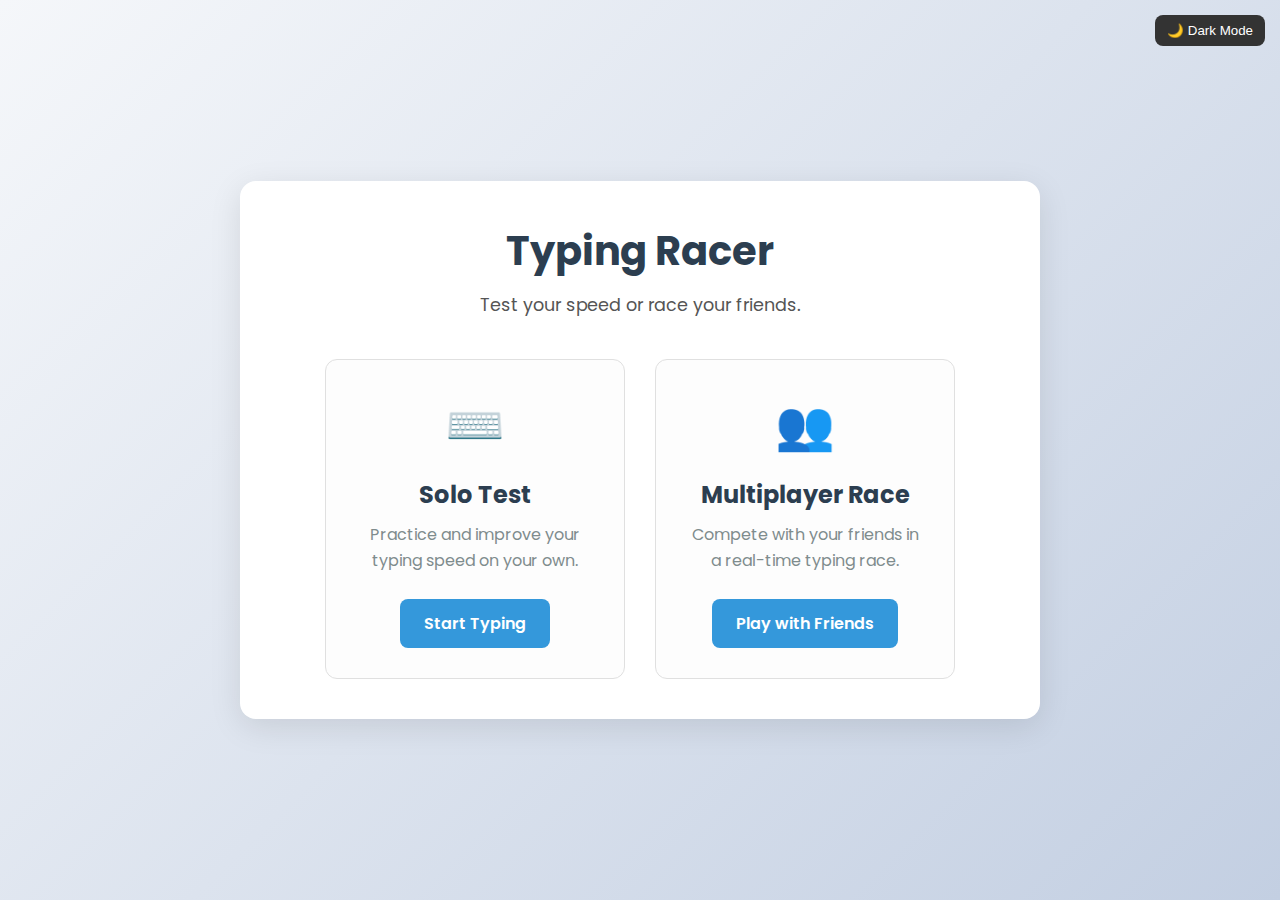
<file: index.html>
<!-- public/index.html -->
<!DOCTYPE html>
<html lang="en">
<head>
    <meta charset="UTF-8">
    <meta name="viewport" content="width=device-width, initial-scale=1.0">
    <title>Typing Racer - Home</title>
    <link rel="stylesheet" href="./styles/main.css">
</head>
<body>
    <button id="theme-toggle" class="toggle-btn">🌙 Dark Mode</button>


    <div class="container">
        <h1>Typing Racer</h1>
        <p class="subtext">Test your speed or race your friends.</p>

        <div class="card-container">
            <!-- Solo Mode Card -->
            <div class="card">
                <div class="icon">⌨️</div>
                <h3>Solo Test</h3>
                <p>Practice and improve your typing speed on your own.</p>
                <a href="./public/solo/index.html" class="btn">Start Typing</a>
            </div>

            <!-- Multiplayer Card -->
            <div class="card">
                <div class="icon">👥</div>
                <h3>Multiplayer Race</h3>
                <p>Compete with your friends in a real-time typing race.</p>
                <a href="./public/multiplayer/index.html" class="btn">Play with Friends</a>
            </div>
        </div>
    </div>

    <script src="./scripts/dark-mode.js"></script>

</body>
</html>
</file>
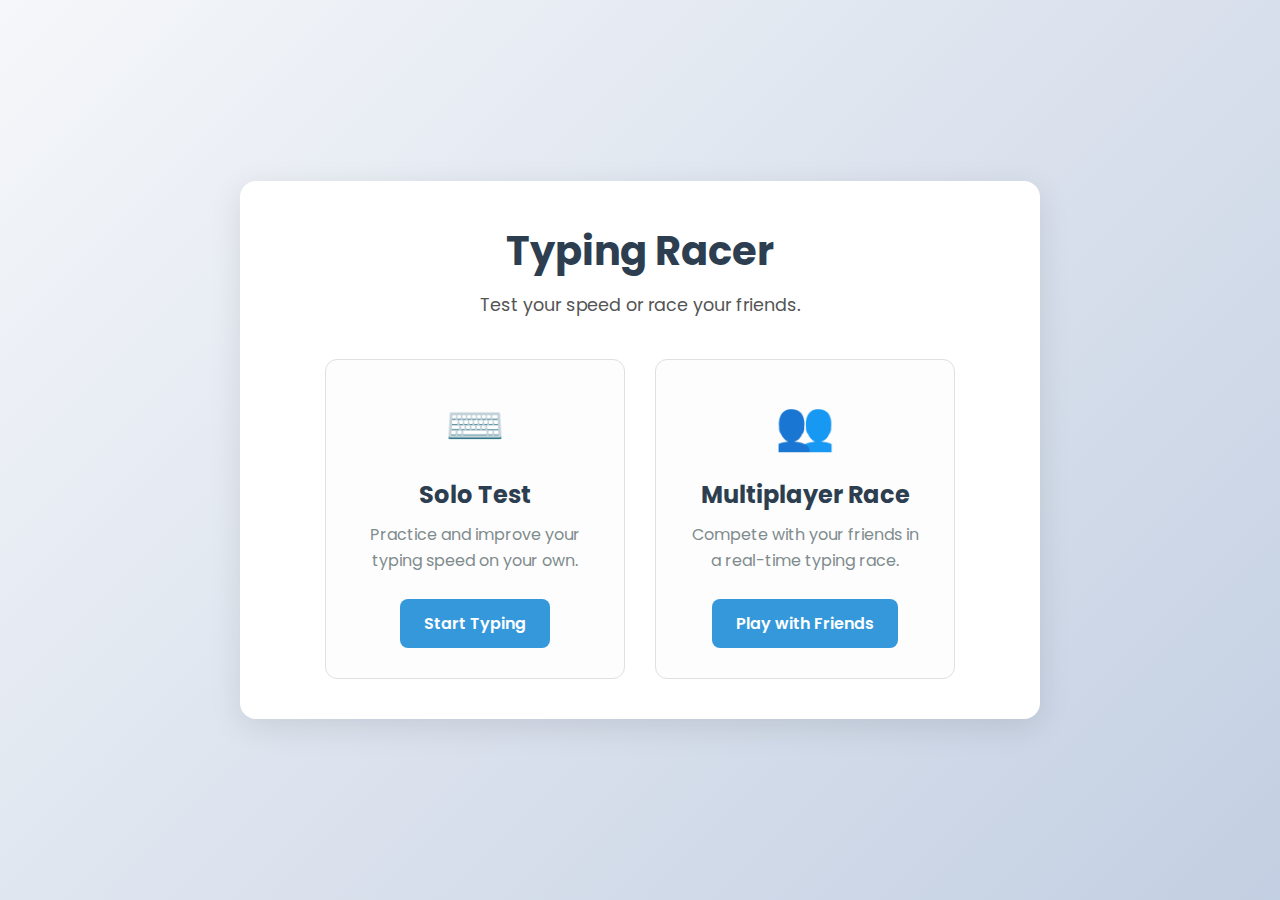
<file: TypingRacer/index.html>
<!-- public/index.html -->
<!DOCTYPE html>
<html lang="en">
<head>
    <meta charset="UTF-8">
    <meta name="viewport" content="width=device-width, initial-scale=1.0">
    <title>Typing Racer - Home</title>
    <link rel="stylesheet" href="./styles/main.css">
</head>
<body>

    <div class="container">
        <h1>Typing Racer</h1>
        <p class="subtext">Test your speed or race your friends.</p>

        <div class="card-container">
            <!-- Solo Mode Card -->
            <div class="card">
                <div class="icon">⌨️</div>
                <h3>Solo Test</h3>
                <p>Practice and improve your typing speed on your own.</p>
                <a href="./public/solo/index.html" class="btn">Start Typing</a>
            </div>

            <!-- Multiplayer Card -->
            <div class="card">
                <div class="icon">👥</div>
                <h3>Multiplayer Race</h3>
                <p>Compete with your friends in a real-time typing race.</p>
                <a href="./public/multiplayer/index.html" class="btn">Play with Friends</a>
            </div>
        </div>
    </div>

</body>
</html>
</file>
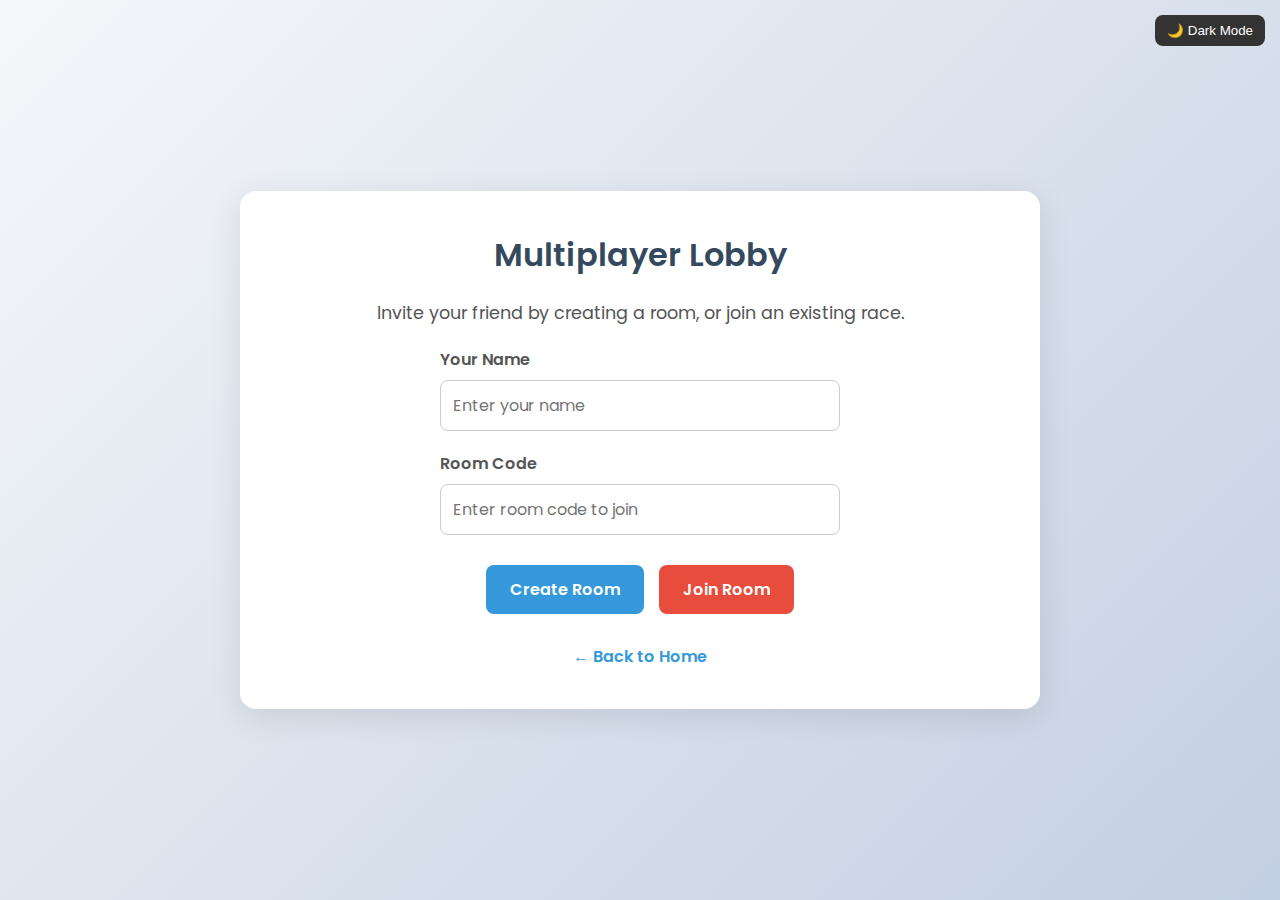
<file: public/multiplayer/index.html>
<!-- public/multiplayer/index.html -->
<!DOCTYPE html>
<html lang="en">
<head>
    <meta charset="UTF-8">
    <meta name="viewport" content="width=device-width, initial-scale=1.0">
    <title>Multiplayer Lobby - Typing Racer</title>
    <link rel="stylesheet" href="../../styles/main.css">
    <link rel="stylesheet" href="../../styles/multiplayer.css">
</head>
<body>
    <button id="theme-toggle" class="toggle-btn">🌙 Dark Mode</button>

    <div class="container">
        <h2>Multiplayer Lobby</h2>
        <p>Invite your friend by creating a room, or join an existing race.</p>
        
        <div class="lobby-form">
            <div class="input-group">
                <label for="player-name">Your Name</label>
                <input type="text" id="player-name" class="input-field" placeholder="Enter your name">
            </div>
            
            <div class="input-group">
                <label for="room-code">Room Code</label>
                <input type="text" id="room-code" class="input-field" placeholder="Enter room code to join">
            </div>

            <div class="button-group">
                <a href="../race/index.html" class="btn">Create Room</a>
                <a href="../race/index.html" class="btn btn-secondary">Join Room</a>
            </div>
        </div>
        
        <a href="../index.html" class="back-link">← Back to Home</a>
    </div>
 
    <script src="../../scripts/dark-mode.js"></script>

</body>
</html>
</file>
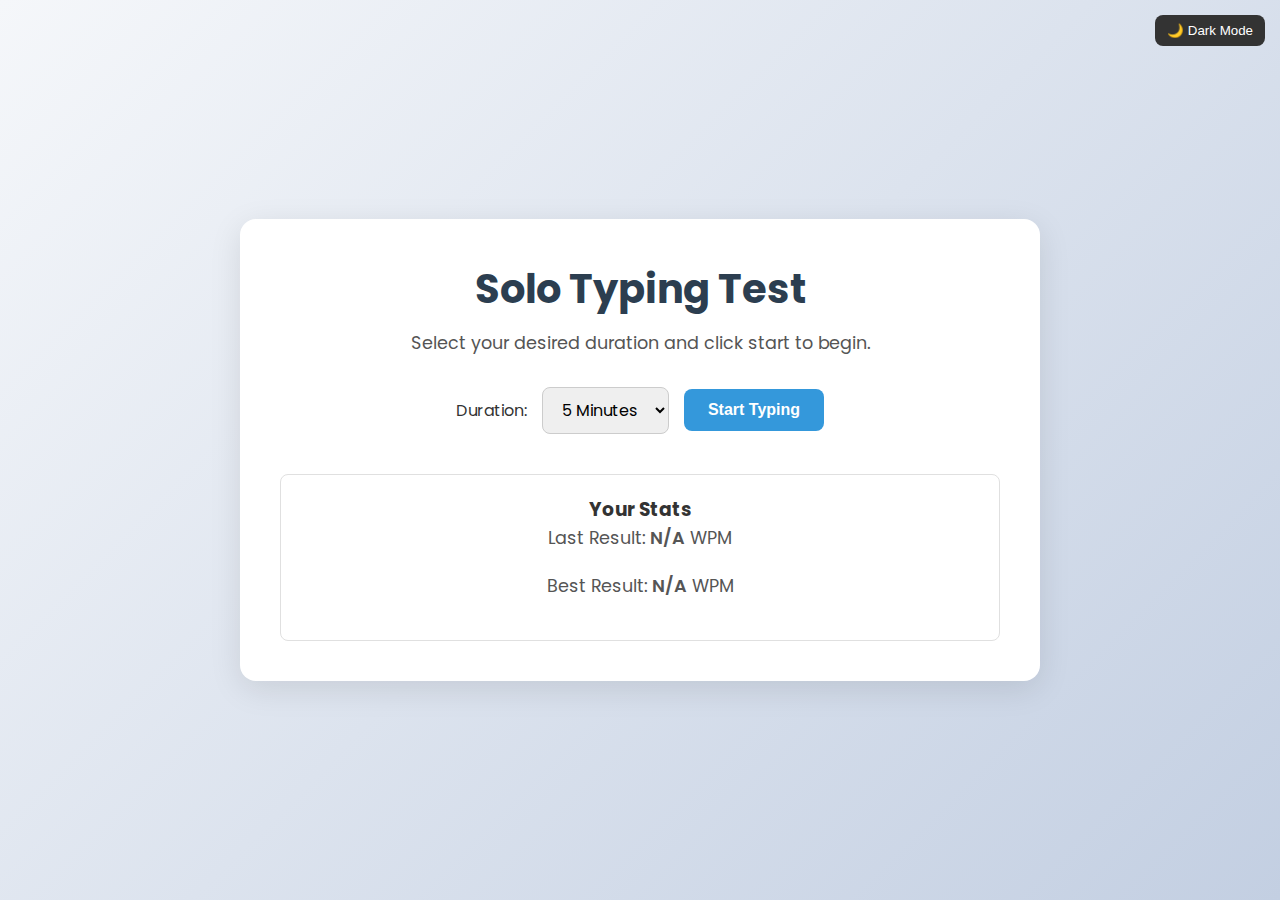
<file: public/solo/index.html>
<!DOCTYPE html>
<html lang="en">
<head>
    <meta charset="UTF-8">
    <meta name="viewport" content="width=device-width, initial-scale=1.0">
    <title>Solo Typing Test</title>
    <link rel="stylesheet" href="../../styles/main.css">
    <link rel="stylesheet" href="../../styles/solo.css">
</head>
<body>
    <button id="theme-toggle" class="toggle-btn">🌙 Dark Mode</button>

    <div class="container">
        <!-- Setup Screen -->
        <div id="setup-screen">
            <h1>Solo Typing Test</h1>
            <p>Select your desired duration and click start to begin.</p>
            <div class="settings-group">
                <label for="time-select">Duration:</label>
                <select id="time-select">
                    <option value="60">1 Minute</option>
                    <option value="120">2 Minutes</option>
                    <option value="300" selected>5 Minutes</option>
                </select>
                <button id="start-btn">Start Typing</button>
            </div>
            <div class="stats-history">
                <h3>Your Stats</h3>
                <p>Last Result: <span id="last-wpm">N/A</span> WPM</p>
                <p>Best Result: <span id="best-wpm">N/A</span> WPM</p>
            </div>
        </div>

        <!-- Typing Screen -->
        <div id="typing-screen" class="hidden">
            <div class="stats-bar">
                <div class="stat">
                    <div id="time-display" class="value">0:00</div>
                    <div class="label">Time</div>
                </div>
                <div class="stat">
                    <div id="wpm-display" class="value">0</div>
                    <div class="label">WPM</div>
                </div>
            </div>
            <div id="paragraph-display"></div>
        </div>

        <!-- Results Screen -->
        <div id="results-screen" class="hidden">
            <h2>Time's Up!</h2>
            <div class="results-grid">
                <div class="result-box">
                    <div class="label">WPM</div>
                    <div id="result-wpm" class="value">0</div>
                </div>
                <div class="result-box">
                    <div class="label">Accuracy</div>
                    <div id="result-accuracy" class="value">0%</div>
                </div>
                <div class="result-box">
                    <div class="label">Errors</div>
                    <div id="result-errors" class="value">0</div>
                </div>
            </div>
            <button id="play-again-btn">Play Again</button>
        </div>

    </div>

    <!-- Countdown Overlay -->
    <div id="countdown-overlay" class="hidden">
        <div id="countdown-timer">3</div>
    </div>

    <script src="../../scripts/solo.js"></script>
    <script src="../../scripts/dark-mode.js"></script>

</body>
</html>
</file>
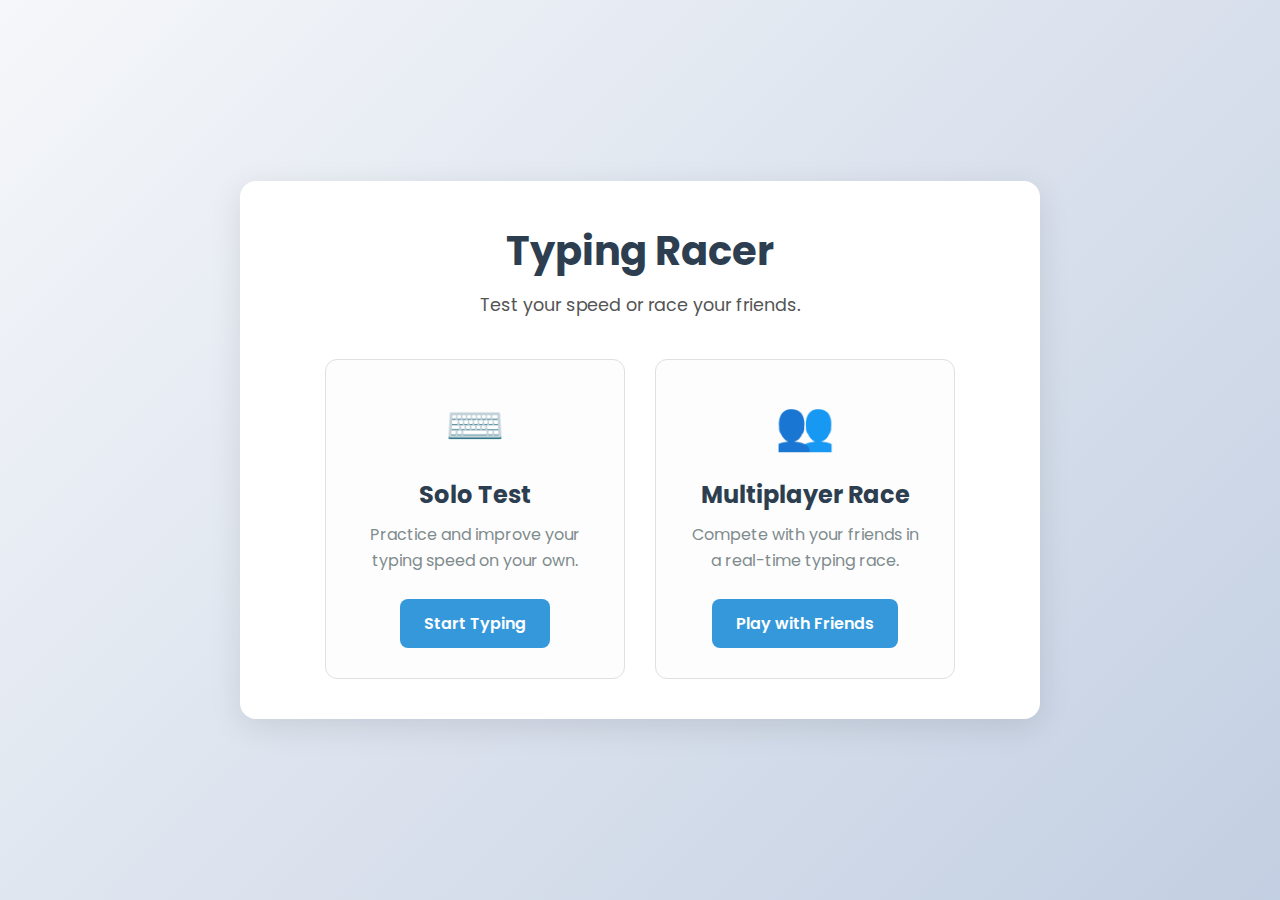
<file: TypingRacer/public/index.html>
<!-- public/index.html -->
<!DOCTYPE html>
<html lang="en">
<head>
    <meta charset="UTF-8">
    <meta name="viewport" content="width=device-width, initial-scale=1.0">
    <title>Typing Racer - Home</title>
    <link rel="stylesheet" href="../styles/main.css">
</head>
<body>

    <div class="container">
        <h1>Typing Racer</h1>
        <p class="subtext">Test your speed or race your friends.</p>

        <div class="card-container">
            <!-- Solo Mode Card -->
            <div class="card">
                <div class="icon">⌨️</div>
                <h3>Solo Test</h3>
                <p>Practice and improve your typing speed on your own.</p>
                <a href="solo/index.html" class="btn">Start Typing</a>
            </div>

            <!-- Multiplayer Card -->
            <div class="card">
                <div class="icon">👥</div>
                <h3>Multiplayer Race</h3>
                <p>Compete with your friends in a real-time typing race.</p>
                <a href="multiplayer/index.html" class="btn">Play with Friends</a>
            </div>
        </div>
    </div>

</body>
</html>
</file>
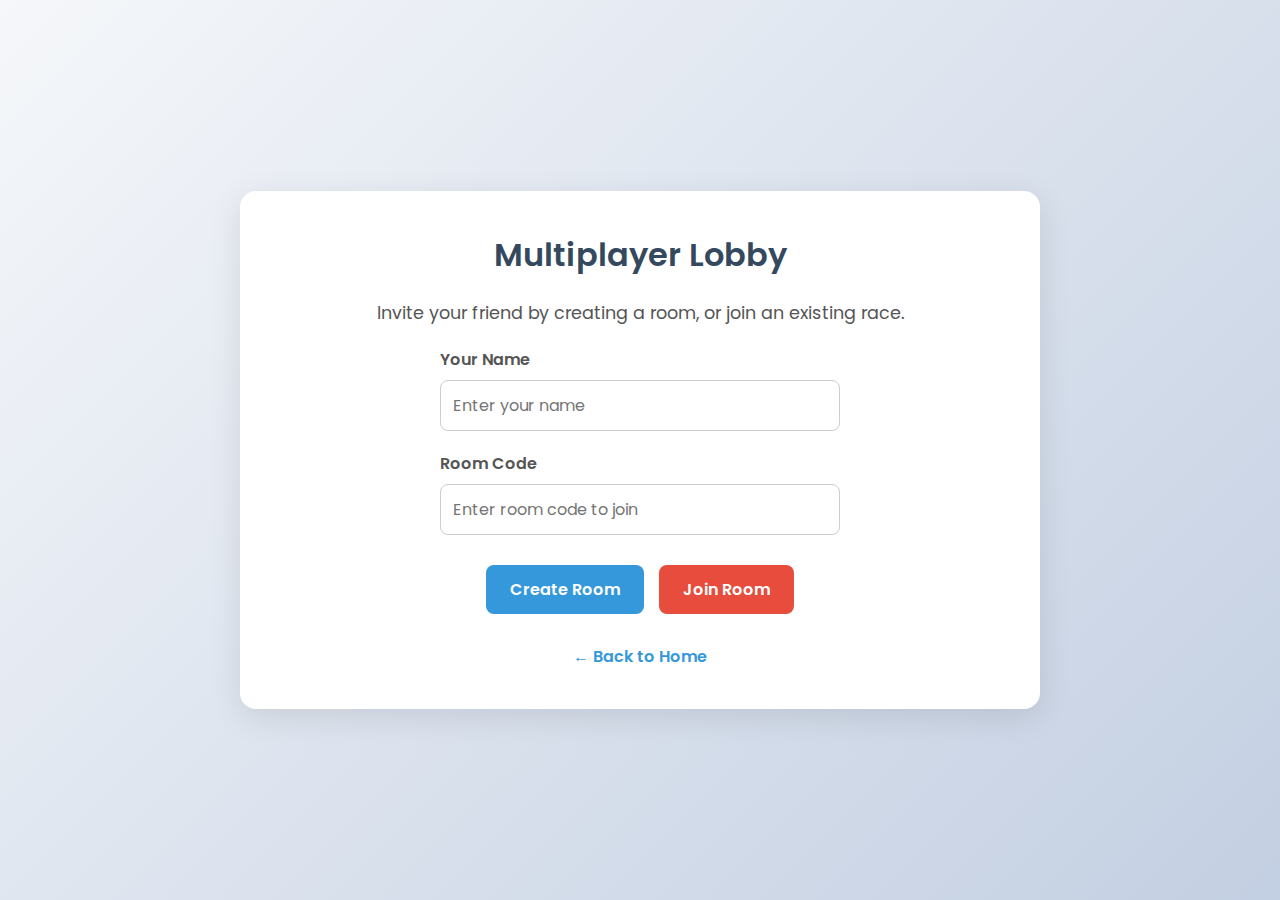
<file: TypingRacer/public/multiplayer/index.html>
<!-- public/multiplayer/index.html -->
<!DOCTYPE html>
<html lang="en">
<head>
    <meta charset="UTF-8">
    <meta name="viewport" content="width=device-width, initial-scale=1.0">
    <title>Multiplayer Lobby - Typing Racer</title>
    <link rel="stylesheet" href="../../styles/main.css">
    <link rel="stylesheet" href="../../styles/multiplayer.css">
</head>
<body>

    <div class="container">
        <h2>Multiplayer Lobby</h2>
        <p>Invite your friend by creating a room, or join an existing race.</p>
        
        <div class="lobby-form">
            <div class="input-group">
                <label for="player-name">Your Name</label>
                <input type="text" id="player-name" class="input-field" placeholder="Enter your name">
            </div>
            
            <div class="input-group">
                <label for="room-code">Room Code</label>
                <input type="text" id="room-code" class="input-field" placeholder="Enter room code to join">
            </div>

            <div class="button-group">
                <a href="../race/index.html" class="btn">Create Room</a>
                <a href="../race/index.html" class="btn btn-secondary">Join Room</a>
            </div>
        </div>
        
        <a href="../index.html" class="back-link">← Back to Home</a>
    </div>

</body>
</html>
</file>
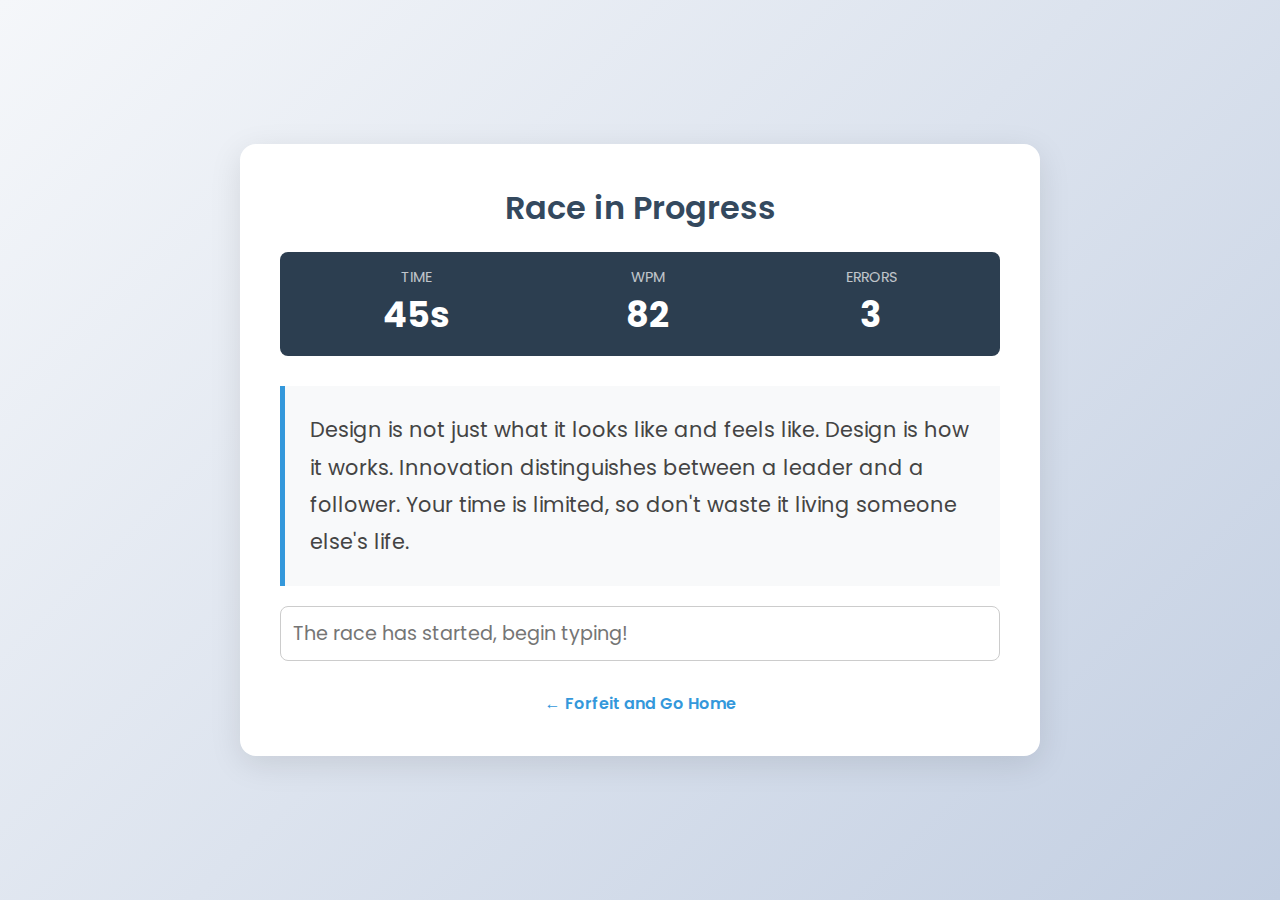
<file: TypingRacer/public/race/index.html>
<!-- public/race/index.html -->
<!DOCTYPE html>
<html lang="en">
<head>
    <meta charset="UTF-8">
    <meta name="viewport" content="width=device-width, initial-scale=1.0">
    <title>Typing Race - In Progress</title>
    <link rel="stylesheet" href="../../styles/main.css">
    <link rel="stylesheet" href="../../styles/race.css">
</head>
<body>

    <div class="container">
        <h2>Race in Progress</h2>
        
        <!-- Stats Bar -->
        <div class="stats-bar">
            <div class="stat">
                <div class="label">Time</div>
                <div class="value">45s</div>
            </div>
            <div class="stat">
                <div class="label">WPM</div>
                <div class="value">82</div>
            </div>
            <div class="stat">
                <div class="label">Errors</div>
                <div class="value">3</div>
            </div>
        </div>

        <!-- Text to Type -->
        <p class="typing-area">
            Design is not just what it looks like and feels like. Design is how it works. Innovation distinguishes between a leader and a follower. Your time is limited, so don't waste it living someone else's life.
        </p>

        <!-- Typing Input -->
        <input type="text" id="typing-input" class="input-field" placeholder="The race has started, begin typing!">
        
        <a href="../index.html" class="back-link">← Forfeit and Go Home</a>
    </div>

</body>
</html>
</file>
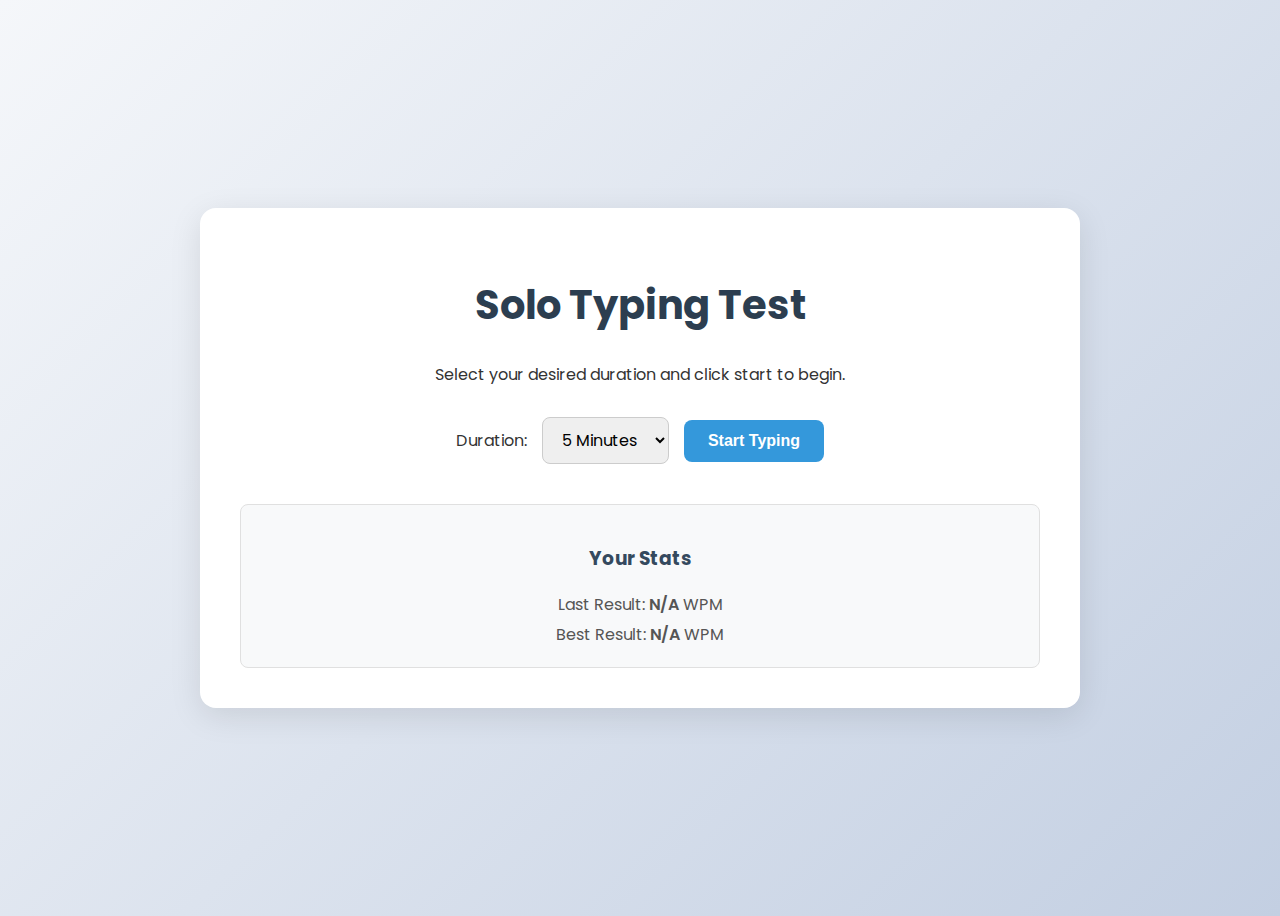
<file: TypingRacer/public/solo/index.html>
<!DOCTYPE html>
<html lang="en">
<head>
    <meta charset="UTF-8">
    <meta name="viewport" content="width=device-width, initial-scale=1.0">
    <title>Solo Typing Test</title>
    <link rel="stylesheet" href="../../styles/solo.css">
</head>
<body>

    <div class="container">
        <!-- Setup Screen -->
        <div id="setup-screen">
            <h1>Solo Typing Test</h1>
            <p>Select your desired duration and click start to begin.</p>
            <div class="settings-group">
                <label for="time-select">Duration:</label>
                <select id="time-select">
                    <option value="60">1 Minute</option>
                    <option value="120">2 Minutes</option>
                    <option value="300" selected>5 Minutes</option>
                </select>
                <button id="start-btn">Start Typing</button>
            </div>
            <div class="stats-history">
                <h3>Your Stats</h3>
                <p>Last Result: <span id="last-wpm">N/A</span> WPM</p>
                <p>Best Result: <span id="best-wpm">N/A</span> WPM</p>
            </div>
        </div>

        <!-- Typing Screen -->
        <div id="typing-screen" class="hidden">
            <div class="stats-bar">
                <div class="stat">
                    <div id="time-display" class="value">0:00</div>
                    <div class="label">Time</div>
                </div>
                <div class="stat">
                    <div id="wpm-display" class="value">0</div>
                    <div class="label">WPM</div>
                </div>
                <input type="text" id="typing-input" class="input-field" autofocus>
            </div>
            <div id="paragraph-display"></div>
        </div>

        <!-- Results Screen -->
        <div id="results-screen" class="hidden">
            <h2>Time's Up!</h2>
            <div class="results-grid">
                <div class="result-box">
                    <div class="label">WPM</div>
                    <div id="result-wpm" class="value">0</div>
                </div>
                <div class="result-box">
                    <div class="label">Accuracy</div>
                    <div id="result-accuracy" class="value">0%</div>
                </div>
                <div class="result-box">
                    <div class="label">Errors</div>
                    <div id="result-errors" class="value">0</div>
                </div>
                <div class="result-box">
                    <div class="label">Characters</div>
                    <div id="result-chars" class="value">0</div>
                </div>
            </div>
            <button id="play-again-btn">Play Again</button>
        </div>

    </div>

    <!-- Countdown Overlay -->
    <div id="countdown-overlay" class="hidden">
        <div id="countdown-timer">3</div>
    </div>

    <script src="../../scripts/solo.js"></script>
</body>
</html>
</file>
<file: styles/multiplayer.css>
/* styles/multiplayer.css */

.lobby-form {
    max-width: 400px;
    margin: 0 auto;
}

.button-group {
    display: flex;
    gap: 15px;
    justify-content: center;
    margin-top: 30px;
}
</file>
<file: styles/solo.css>
/* styles/solo.css */
@import url('https://fonts.googleapis.com/css2?family=Poppins:wght@400;600;700&family=Roboto+Mono:wght@400;500&display=swap');

/* --- General --- */
body {
    font-family: 'Poppins', sans-serif;
    background: linear-gradient(135deg, #f5f7fa 0%, #c3cfe2 100%);
    color: #333;
    display: flex;
    justify-content: center;
    align-items: center;
    min-height: 100vh;
    text-align: center;
    overflow: hidden;
}

.container {
    width: 90%;
    max-width: 800px;
    background: #ffffff;
    padding: 40px;
    border-radius: 16px;
    box-shadow: 0 8px 32px rgba(0, 0, 0, 0.1);
}

/* --- Screen Visibility --- */
.hidden {
    display: none !important;
}

/* --- Setup Screen --- */
#setup-screen h1 {
    font-size: 2.5rem;
    color: #2c3e50;
}

.settings-group {
    margin: 30px 0;
    display: flex;
    justify-content: center;
    align-items: center;
    gap: 15px;
}

#time-select {
    font-family: 'Poppins', sans-serif;
    padding: 10px 15px;
    font-size: 1rem;
    border-radius: 8px;
    border: 1px solid #ccc;
}

#start-btn {
    padding: 12px 24px;
    background: #3498db;
    color: white;
    border: none;
    font-size: 1rem;
    font-weight: 600;
    border-radius: 8px;
    cursor: pointer;
    transition: transform 0.2s ease, box-shadow 0.2s ease;
}

#start-btn:hover {
    transform: scale(1.05);
    box-shadow: 0 4px 20px rgba(52, 152, 219, 0.4);
}

.stats-history {
    margin-top: 40px;
    /* background-color: #f2f3f5; */
    padding: 20px;
    border-radius: 8px;
    border: 1px solid #e0e0e0;
}
/* .stats-history h3 { color: #1a64af; }
.stats-history p {  margin: 5px 0 0 0; } */
.stats-history span { font-weight: 600; }

/* --- Countdown Overlay --- */
#countdown-overlay {
    position: fixed;
    top: 0; left: 0;
    width: 100%; height: 100%;
    background: rgba(0, 0, 0, 0.7);
    display: flex;
    justify-content: center;
    align-items: center;
    z-index: 1000;
}

#countdown-timer {
    font-size: 10rem;
    font-weight: 700;
    color: white;
    animation: pulse 1s infinite;
}

@keyframes pulse {
    0%, 100% { transform: scale(1); }
    50% { transform: scale(1.1); }
}

/* --- Typing Screen --- */
#typing-screen .stats-bar {
    display: flex;
    justify-content: space-around;
    padding: 15px;
    background: #2c3e50;
    color: white;
    border-radius: 8px;
    margin-bottom: 20px;
}
.stats-bar .stat .value { font-size: 2rem; font-weight: 700; }
.stats-bar .stat .label { font-size: 0.9rem; opacity: 0.8; }

#paragraph-display {
    height: 140px; /* Approx 3 lines of text */
    overflow: hidden;
    font-family: 'Roboto Mono', monospace;
    font-size: 1.5rem;
    line-height: 1.8;
    text-align: left;
    user-select: none;
    margin-bottom: 20px;
    color: #666;
    white-space: pre-wrap; /* Keeps spaces and wraps text */
    word-break: break-all;
}

/* Character styling */
#paragraph-display .char {
    transition: color 0.1s, background-color 0.1s;
}
#paragraph-display .char.correct {
    color: #4CAF50;
}
#paragraph-display .char.incorrect {
    color: #F44336;
    background-color: #ffcdd2;
    border-radius: 3px;
}
#paragraph-display .char.current {
    background-color: #e0e0e0;
    border-radius: 3px;
}
#paragraph-display .char.current.blink {
    animation: blink 1s infinite step-end;
}

@keyframes blink {
    50% { background-color: transparent; }
}

/* --- Results Screen --- */
#results-screen h2 { font-size: 2.2rem; color: #2c3e50; }
#results-screen .results-grid {
    display: grid;
    grid-template-columns: 1fr 1fr 1fr;
    gap: 20px;
    margin: 30px 0;
}
.result-box {
    background: #ecf0f1;
    padding: 20px;
    border-radius: 8px;
}
.result-box .label { font-size: 1.1rem; color: #7f8c8d; }
.result-box .value { font-size: 2.5rem; font-weight: 700; color: #34495e; }

#play-again-btn {
    padding: 12px 24px;
    background: #27ae60;
    color: white;
    border: none;
    font-size: 1rem;
    font-weight: 600;
    border-radius: 8px;
    cursor: pointer;
    transition: transform 0.2s ease, box-shadow 0.2s ease;
}
#play-again-btn:hover {
    transform: scale(1.05);
    box-shadow: 0 4px 20px rgba(39, 174, 96, 0.4);
}
</file>
<file: TypingRacer/styles/multiplayer.css>
/* styles/multiplayer.css */

.lobby-form {
    max-width: 400px;
    margin: 0 auto;
}

.button-group {
    display: flex;
    gap: 15px;
    justify-content: center;
    margin-top: 30px;
}
</file>
<file: TypingRacer/styles/race.css>
/* styles/race.css */

.stats-bar {
    display: flex;
    justify-content: space-around;
    align-items: center;
    background: #2c3e50;
    color: white;
    padding: 15px;
    border-radius: 8px;
    margin-bottom: 30px;
}

.stat {
    text-align: center;
}

.stat .label {
    font-size: 0.9rem;
    text-transform: uppercase;
    opacity: 0.7;
}

.stat .value {
    font-size: 2.2rem;
    font-weight: 700;
}

.typing-area {
    background-color: #f8f9fa;
    border-left: 5px solid #3498db;
    padding: 25px;
    margin-bottom: 20px;
    text-align: left;
    font-size: 1.3rem;
    line-height: 1.8;
    color: #444;
}

#typing-input {
    font-size: 1.2rem;
}
</file>
<file: TypingRacer/styles/solo.css>
/* styles/solo.css */
@import url('https://fonts.googleapis.com/css2?family=Poppins:wght@400;600;700&family=Roboto+Mono:wght@400;500&display=swap');

/* --- General --- */
body {
    font-family: 'Poppins', sans-serif;
    background: linear-gradient(135deg, #f5f7fa 0%, #c3cfe2 100%);
    color: #333;
    display: flex;
    justify-content: center;
    align-items: center;
    min-height: 100vh;
    text-align: center;
    overflow: hidden;
}

.container {
    width: 90%;
    max-width: 800px;
    background: #ffffff;
    padding: 40px;
    border-radius: 16px;
    box-shadow: 0 8px 32px rgba(0, 0, 0, 0.1);
}

/* --- Screen Visibility --- */
.hidden {
    display: none !important;
}

/* --- Setup Screen --- */
#setup-screen h1 {
    font-size: 2.5rem;
    color: #2c3e50;
}

.settings-group {
    margin: 30px 0;
    display: flex;
    justify-content: center;
    align-items: center;
    gap: 15px;
}

#time-select {
    font-family: 'Poppins', sans-serif;
    padding: 10px 15px;
    font-size: 1rem;
    border-radius: 8px;
    border: 1px solid #ccc;
}

#start-btn {
    padding: 12px 24px;
    background: #3498db;
    color: white;
    border: none;
    font-size: 1rem;
    font-weight: 600;
    border-radius: 8px;
    cursor: pointer;
    transition: transform 0.2s ease, box-shadow 0.2s ease;
}

#start-btn:hover {
    transform: scale(1.05);
    box-shadow: 0 4px 20px rgba(52, 152, 219, 0.4);
}

.stats-history {
    margin-top: 40px;
    background-color: #f8f9fa;
    padding: 20px;
    border-radius: 8px;
    border: 1px solid #e0e0e0;
}
.stats-history h3 { color: #34495e; }
.stats-history p { color: #555; margin: 5px 0 0 0; }
.stats-history span { font-weight: 600; }

/* --- Countdown Overlay --- */
#countdown-overlay {
    position: fixed;
    top: 0; left: 0;
    width: 100%; height: 100%;
    background: rgba(0, 0, 0, 0.7);
    display: flex;
    justify-content: center;
    align-items: center;
    z-index: 1000;
}

#countdown-timer {
    font-size: 10rem;
    font-weight: 700;
    color: white;
    animation: pulse 1s infinite;
}

@keyframes pulse {
    0%, 100% { transform: scale(1); }
    50% { transform: scale(1.1); }
}

/* --- Typing Screen --- */
#typing-screen .stats-bar {
    display: flex;
    justify-content: space-around;
    padding: 15px;
    background: #2c3e50;
    color: white;
    border-radius: 8px;
    margin-bottom: 20px;
}
.stats-bar .stat .value { font-size: 2rem; font-weight: 700; }
.stats-bar .stat .label { font-size: 0.9rem; opacity: 0.8; }

#paragraph-display {
    height: 140px; /* Approx 3 lines of text */
    overflow: hidden;
    font-family: 'Roboto Mono', monospace;
    font-size: 1.5rem;
    line-height: 1.8;
    text-align: left;
    user-select: none;
    margin-bottom: 20px;
    color: #666;
    white-space: pre-wrap; /* Keeps spaces and wraps text */
    word-break: break-all;
}

/* Character styling */
#paragraph-display .char {
    transition: color 0.1s, background-color 0.1s;
}
#paragraph-display .char.correct {
    color: #4CAF50;
}
#paragraph-display .char.incorrect {
    color: #F44336;
    background-color: #ffcdd2;
    border-radius: 3px;
}
#paragraph-display .char.current {
    background-color: #e0e0e0;
    border-radius: 3px;
}
#paragraph-display .char.current.blink {
    animation: blink 1s infinite step-end;
}

@keyframes blink {
    50% { background-color: transparent; }
}

/* --- Results Screen --- */
#results-screen h2 { font-size: 2.2rem; color: #2c3e50; }
#results-screen .results-grid {
    display: grid;
    grid-template-columns: 1fr 1fr 1fr;
    gap: 20px;
    margin: 30px 0;
}
.result-box {
    background: #ecf0f1;
    padding: 20px;
    border-radius: 8px;
}
.result-box .label { font-size: 1.1rem; color: #7f8c8d; }
.result-box .value { font-size: 2.5rem; font-weight: 700; color: #34495e; }

#play-again-btn {
    padding: 12px 24px;
    background: #27ae60;
    color: white;
    border: none;
    font-size: 1rem;
    font-weight: 600;
    border-radius: 8px;
    cursor: pointer;
    transition: transform 0.2s ease, box-shadow 0.2s ease;
}
#play-again-btn:hover {
    transform: scale(1.05);
    box-shadow: 0 4px 20px rgba(39, 174, 96, 0.4);
}
</file>
<file: styles/main.css>
/* styles/main.css */
@import url('https://fonts.googleapis.com/css2?family=Poppins:wght@400;600;700&display=swap');

/* --- General Resets & Body Styles --- */
* {
    margin: 0;
    padding: 0;
    box-sizing: border-box;
}

body {
    font-family: 'Poppins', sans-serif;
    background: linear-gradient(135deg, #f5f7fa 0%, #c3cfe2 100%);
    color: #333;
    display: flex;
    justify-content: center;
    align-items: center;
    min-height: 100vh;
    text-align: center;
}

/* --- Main Container --- */
.container {
    width: 90%;
    max-width: 800px;
    background: #ffffff;
    padding: 40px;
    border-radius: 16px;
    box-shadow: 0 8px 32px rgba(0, 0, 0, 0.1);
}

/* --- Typography --- */
h1 {
    font-size: 2.5rem;
    font-weight: 700;
    color: #2c3e50;
    margin-bottom: 10px;
}

h2 {
    font-size: 2rem;
    font-weight: 600;
    color: #34495e;
    margin-bottom: 20px;
}

p, .subtext {
    color: #555;
    font-size: 1.1rem;
    line-height: 1.6;
    margin-bottom: 20px;
}

/* --- Buttons --- */
.btn {
    display: inline-block;
    padding: 12px 24px;
    background: #3498db;
    color: white;
    text-decoration: none;
    font-weight: 600;
    border-radius: 8px;
    transition: transform 0.2s ease, box-shadow 0.2s ease;
}

.btn:hover {
    transform: scale(1.05);
    box-shadow: 0 4px 20px rgba(52, 152, 219, 0.4);
}

.btn-secondary {
    background: #e74c3c;
}
.btn-secondary:hover {
    box-shadow: 0 4px 20px rgba(231, 76, 60, 0.4);
}

/* --- Cards (for Homepage) --- */
.card-container {
    display: flex;
    gap: 30px;
    justify-content: center;
    margin-top: 40px;
}

.card {
    background: #fdfdfd;
    padding: 30px;
    border: 1px solid #e0e0e0;
    border-radius: 12px;
    width: 300px;
    transition: transform 0.3s ease, box-shadow 0.3s ease;
}

.card:hover {
    transform: translateY(-10px);
    box-shadow: 0 12px 24px rgba(0, 0, 0, 0.1);
}

.card .icon {
    font-size: 3rem;
    color: #3498db;
    margin-bottom: 15px;
}

.card h3 {
    font-size: 1.5rem;
    margin-bottom: 10px;
    color: #2c3e50;
}

.card p {
    font-size: 1rem;
    color: #7f8c8d;
    margin-bottom: 25px;
}

/* --- General Links --- */
.back-link {
    display: inline-block;
    margin-top: 30px;
    color: #3498db;
    text-decoration: none;
    font-weight: 600;
}

.back-link:hover {
    text-decoration: underline;
}

/* --- Form-like Elements --- */
.input-group {
    margin-bottom: 20px;
    text-align: left;
}

.input-group label {
    display: block;
    margin-bottom: 8px;
    font-weight: 600;
    color: #555;
}

.input-field {
    width: 100%;
    padding: 12px;
    border: 1px solid #ccc;
    border-radius: 8px;
    font-family: 'Poppins', sans-serif;
    font-size: 1rem;
    transition: border-color 0.3s ease, box-shadow 0.3s ease;
}

.input-field:focus {
    outline: none;
    border-color: #3498db;
    box-shadow: 0 0 0 3px rgba(52, 152, 219, 0.2);
}

/* for dark mode */
.toggle-btn {
  position: fixed;
  top: 15px;
  right: 15px;
  padding: 8px 12px;
  background-color: #333;
  color: white;
  border: none;
  border-radius: 8px;
  cursor: pointer;
  z-index: 1000;
}

/* --- Dark Mode --- */
body.dark-mode {
  background: #121212 !important;
  color: #f1f1f1 !important;
}

body.dark-mode .container {
  background-color: #1e1e1e !important;
  box-shadow: 0 8px 32px rgba(255, 255, 255, 0.05) !important;
  border-color: #444 !important;
}

body.dark-mode h1,
body.dark-mode h2,
body.dark-mode h3,
body.dark-mode p,
body.dark-mode a,
body.dark-mode button {
  color: #f1f1f1 !important;
  background-color: transparent !important;
  border-color: #666 !important;
}

body.dark-mode .btn {
  background: #2980b9 !important;
}

body.dark-mode .card {
  background-color: #222 !important;
  border-color: #333 !important;
}

body.dark-mode .icon {
  color: #00bcd4 !important;
}
</file>
<file: TypingRacer/styles/main.css>
/* styles/main.css */
@import url('https://fonts.googleapis.com/css2?family=Poppins:wght@400;600;700&display=swap');

/* --- General Resets & Body Styles --- */
* {
    margin: 0;
    padding: 0;
    box-sizing: border-box;
}

body {
    font-family: 'Poppins', sans-serif;
    background: linear-gradient(135deg, #f5f7fa 0%, #c3cfe2 100%);
    color: #333;
    display: flex;
    justify-content: center;
    align-items: center;
    min-height: 100vh;
    text-align: center;
}

/* --- Main Container --- */
.container {
    width: 90%;
    max-width: 800px;
    background: #ffffff;
    padding: 40px;
    border-radius: 16px;
    box-shadow: 0 8px 32px rgba(0, 0, 0, 0.1);
}

/* --- Typography --- */
h1 {
    font-size: 2.5rem;
    font-weight: 700;
    color: #2c3e50;
    margin-bottom: 10px;
}

h2 {
    font-size: 2rem;
    font-weight: 600;
    color: #34495e;
    margin-bottom: 20px;
}

p, .subtext {
    color: #555;
    font-size: 1.1rem;
    line-height: 1.6;
    margin-bottom: 20px;
}

/* --- Buttons --- */
.btn {
    display: inline-block;
    padding: 12px 24px;
    background: #3498db;
    color: white;
    text-decoration: none;
    font-weight: 600;
    border-radius: 8px;
    transition: transform 0.2s ease, box-shadow 0.2s ease;
}

.btn:hover {
    transform: scale(1.05);
    box-shadow: 0 4px 20px rgba(52, 152, 219, 0.4);
}

.btn-secondary {
    background: #e74c3c;
}
.btn-secondary:hover {
    box-shadow: 0 4px 20px rgba(231, 76, 60, 0.4);
}

/* --- Cards (for Homepage) --- */
.card-container {
    display: flex;
    gap: 30px;
    justify-content: center;
    margin-top: 40px;
}

.card {
    background: #fdfdfd;
    padding: 30px;
    border: 1px solid #e0e0e0;
    border-radius: 12px;
    width: 300px;
    transition: transform 0.3s ease, box-shadow 0.3s ease;
}

.card:hover {
    transform: translateY(-10px);
    box-shadow: 0 12px 24px rgba(0, 0, 0, 0.1);
}

.card .icon {
    font-size: 3rem;
    color: #3498db;
    margin-bottom: 15px;
}

.card h3 {
    font-size: 1.5rem;
    margin-bottom: 10px;
    color: #2c3e50;
}

.card p {
    font-size: 1rem;
    color: #7f8c8d;
    margin-bottom: 25px;
}

/* --- General Links --- */
.back-link {
    display: inline-block;
    margin-top: 30px;
    color: #3498db;
    text-decoration: none;
    font-weight: 600;
}

.back-link:hover {
    text-decoration: underline;
}

/* --- Form-like Elements --- */
.input-group {
    margin-bottom: 20px;
    text-align: left;
}

.input-group label {
    display: block;
    margin-bottom: 8px;
    font-weight: 600;
    color: #555;
}

.input-field {
    width: 100%;
    padding: 12px;
    border: 1px solid #ccc;
    border-radius: 8px;
    font-family: 'Poppins', sans-serif;
    font-size: 1rem;
    transition: border-color 0.3s ease, box-shadow 0.3s ease;
}

.input-field:focus {
    outline: none;
    border-color: #3498db;
    box-shadow: 0 0 0 3px rgba(52, 152, 219, 0.2);
}
</file>
